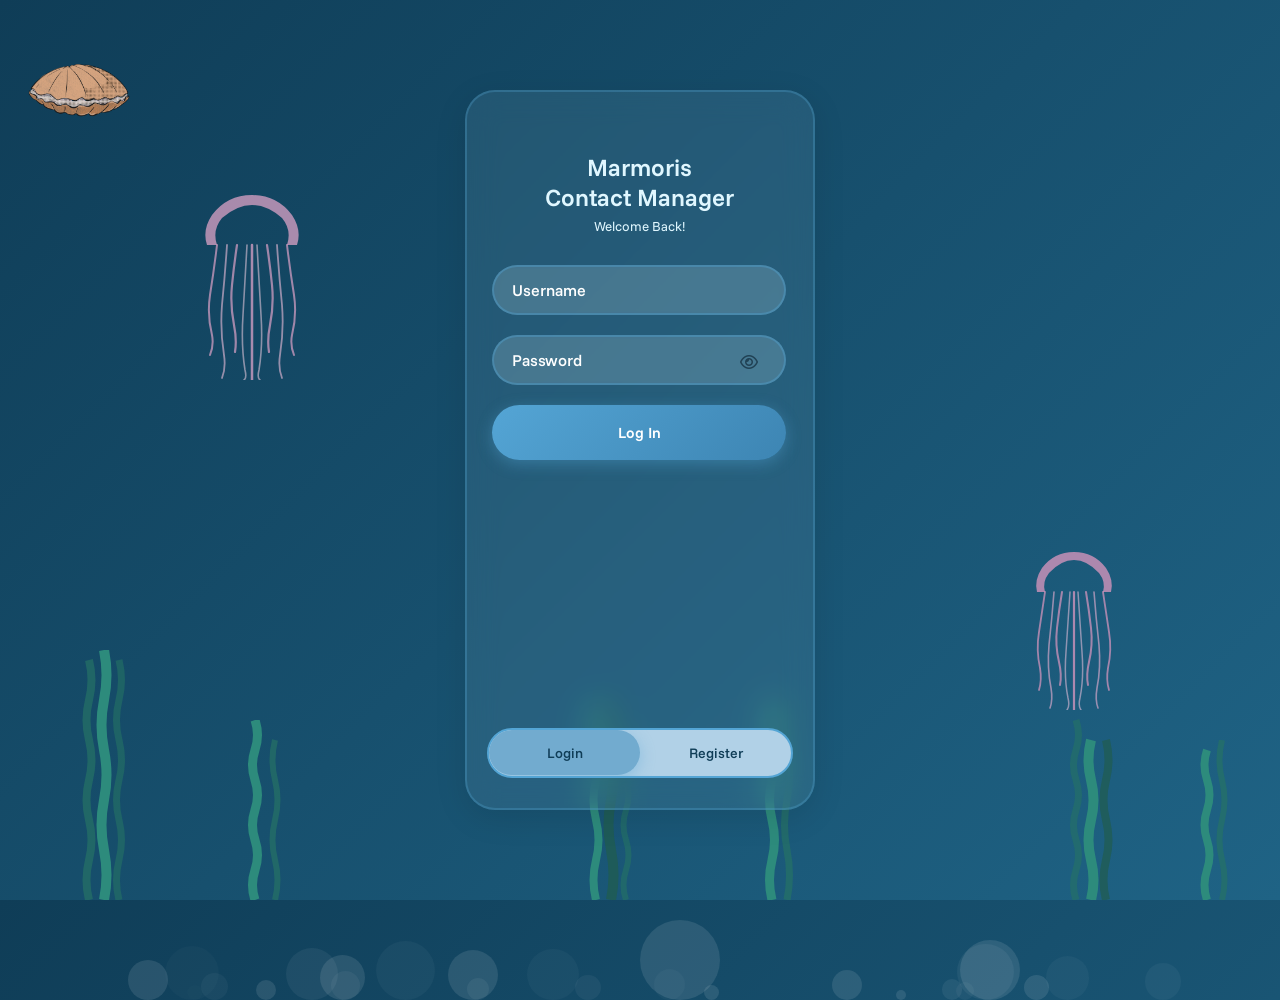
<file: index.html>
<!DOCTYPE html>
<html lang="en">
	<head>
		<meta charset="UTF-8">
        <meta http-equiv="X-UA-Compatible" content="IE=edge"> 
        <meta name="viewport" content="width=device-width, initial-scale=1.0">

		<link href="css/styles.css" rel="stylesheet">	
		<link href="css/animation.css" rel="stylesheet">
		<link rel="stylesheet" href="https://cdnjs.cloudflare.com/ajax/libs/font-awesome/6.4.0/css/all.min.css">
		<title>Login | Marmoris</title>
	</head>
	<section id="loginPage" class="background">
		<div class="bubbles">
            <div class="bubble"></div>
            <div class="bubble"></div>
            <div class="bubble"></div>
            <div class="bubble"></div>
            <div class="bubble"></div>
            <div class="bubble"></div>
            <div class="bubble"></div>
            <div class="bubble"></div>
            <div class="bubble"></div>
            <div class="bubble"></div>
        </div>

        <div class="jellyfish jellyfish1"></div>
        <div class="jellyfish jellyfish2"></div>

        <div class="seaweed seaweed1"></div>
		<div class="seaweed seaweed2"></div>
		<div class="seaweed seaweed3"></div>
		<div class="seaweed seaweed4"></div>
		<div class="seaweed seaweed5"></div>
		<div class="seaweed seaweed6"></div>
	</section>
	<body>
		<div class="clamshell">
			<a href="https://github.com/brittnyn/ContactManager_Group8" target="_blank" class="clamshellContainer">
				<img src="images/shell_closed.png" alt="Closed clamshell" class="image closed">
				<img src="images/shell_open.png" alt="Open clamshell" class="image open">
			</a>
		</div>
		<main>
			<div class="containerDiv" aria-label="Main Container">
				<div class="boxDiv" id="box">
					<div class="formViewpoint">
						<!-- Login Box -->
						<div class="loginBox">
							<div id="boxHeader">
								<h3>
									Marmoris <br>
									Contact Manager
								</h3>
								<small>Welcome Back!</small>
							</div>
							<div id="groupDiv">
								<div class="inputDiv">
									<input type="text" class="inputField" id="loginName" required/>
									<label for="loginName">Username</label>
								</div>
								<div class="inputDiv">
									<input type="password" class="inputField" id="loginPassword" autocomplete="off" required/>
									<label for="loginPassword">Password</label>
								</div>
								<div class="showPassword">
									<div id="eyeDiv">
										<div class="eyeBox" onclick="toggleLoginPassword();" aria-label="Show password" role="button">
											<i class ="fa-regular fa-eye" id="eye"></i>
											<i class ="fa-regular fa-eye-slash" id="eyeSlash"></i>
										</div>
									</div>
								</div>
								<div class="buttonDiv">
									<button type="button" id="loginButton" onclick="doLogin();">Log In</button>
									<span id="loginResult" class="errorMsg"></span>
								</div>
							</div>
						</div>
						<!-- Register Box -->
						<div class="registerBox">
							<div id="boxHeader">
								<h3>Sign Up</h3>
								<small>Thank You for Joining!</small>
							</div>
							<div id="groupDiv">
								<div class="inputDiv">
									<input type="text" class="inputField" id="regFirst" autocomplete="off" required/>
									<label for="regFirst">First Name</label>
								</div>
								<div class="inputDiv">
									<input type="text" class="inputField" id="regLast" autocomplete="off" required/>
									<label for="regLast">Last Name</label>
								</div>
								<div class="inputDiv">
									<input type="text" class="inputField" id="regUser" autocomplete="off" required>
									<label for="regUser">Username</label>
								</div>
								<div class="inputDiv">
									<input type="password" class="inputField" id="regPassword" autocomplete="off" required>
									<label for="regPassword">Password</label>
								</div>
								<div class="showPassword">
									<div id="eyeDiv">
										<div class="eyeBox" onclick="toggleRegPassword();" aria-label="Show password" role="button">
											<i class ="fa-regular fa-eye" id="eye-2"></i>
											<i class ="fa-regular fa-eye-slash" id="eyeSlash-2"></i>
										</div>
									</div>
								</div>
								<div class="inputDiv">
									<input type="password" class="inputField" id="regRepeatPass" autocomplete="off" required>
									<label for="regRepeatPass">Confirm Password</label>
								</div>
								<div class="showPassword">
									<div id="eyeDiv">
										<div class="eyeBox" onclick="toggleRegRepeat();" aria-label="Show password" role="button">
											<i class ="fa-regular fa-eye" id="eye-3"></i>
											<i class ="fa-regular fa-eye-slash" id="eyeSlash-3"></i>
										</div>
									</div>
								</div>
								<div class="buttonDiv">
									<button type="button" id="registerButton" onclick="doRegister();">Register</button>
									<span id="registerResult" class="errorMsg"></span> 
								</div>
							</div>
							<!-- Username Requirements Message -->
							<div id="explanationUser" class="requirementsBox">
								<h3>Username must contain:</h3>
								<p id="userLett" class="invalid"><span class="icon"></span> At least one letter</p>
								<p id="userLen" class="invalid"><span class="icon"></span> 3 to 18 characters</p>
								<h3>Username may contain:</h3>
								<p id="userNum" class="opt"><span class="icon"></span> Numbers</p>
								<p id="userUnd" class="opt"><span class="icon"></span> Underscores</p>
								<p id="userHyp" class="opt"><span class="icon"></span> Hyphens</p>
							</div>
							<!-- Password Requirements Message -->
							<div id="explanationPassword" class="requirementsBox">
								<h3>Password must contain:</h3>
								<p id="passLett" class="invalid"><span class="icon"></span> At least one letter</p>
								<p id="passNum" class="invalid"><span class="icon"></span> At least one number</p>
								<p id="passSymb" class="invalid"><span class="icon"></span> At least one symbol (!@#$%^&*)</p>
								<p id="passLen" class="invalid"><span class="icon"></span> 8 to 32 characters</p>
							</div>
						</div>
					</div>
					<!--Switch between Login and Register Boxes -->
					<div id="switchBox" aria-label="Navigation">
						<button id="loginSwitch" onclick="switchToLogin()">Login</button>
						<button id="registerSwitch" onclick="switchToRegister()">Register</button>
						<div class="activateSwitch" id="switchButton"></div>
					</div>
				</div>
			</div>
		</main>
		<!-- JavaScript Files -->	
		<script type="text/javascript" src="js/md5.js"></script>
		<script type="text/javascript" src="js/code.js"></script>
		<script type="text/javascript" src="js/animation.js"></script>
	</body>
</html>
</file>
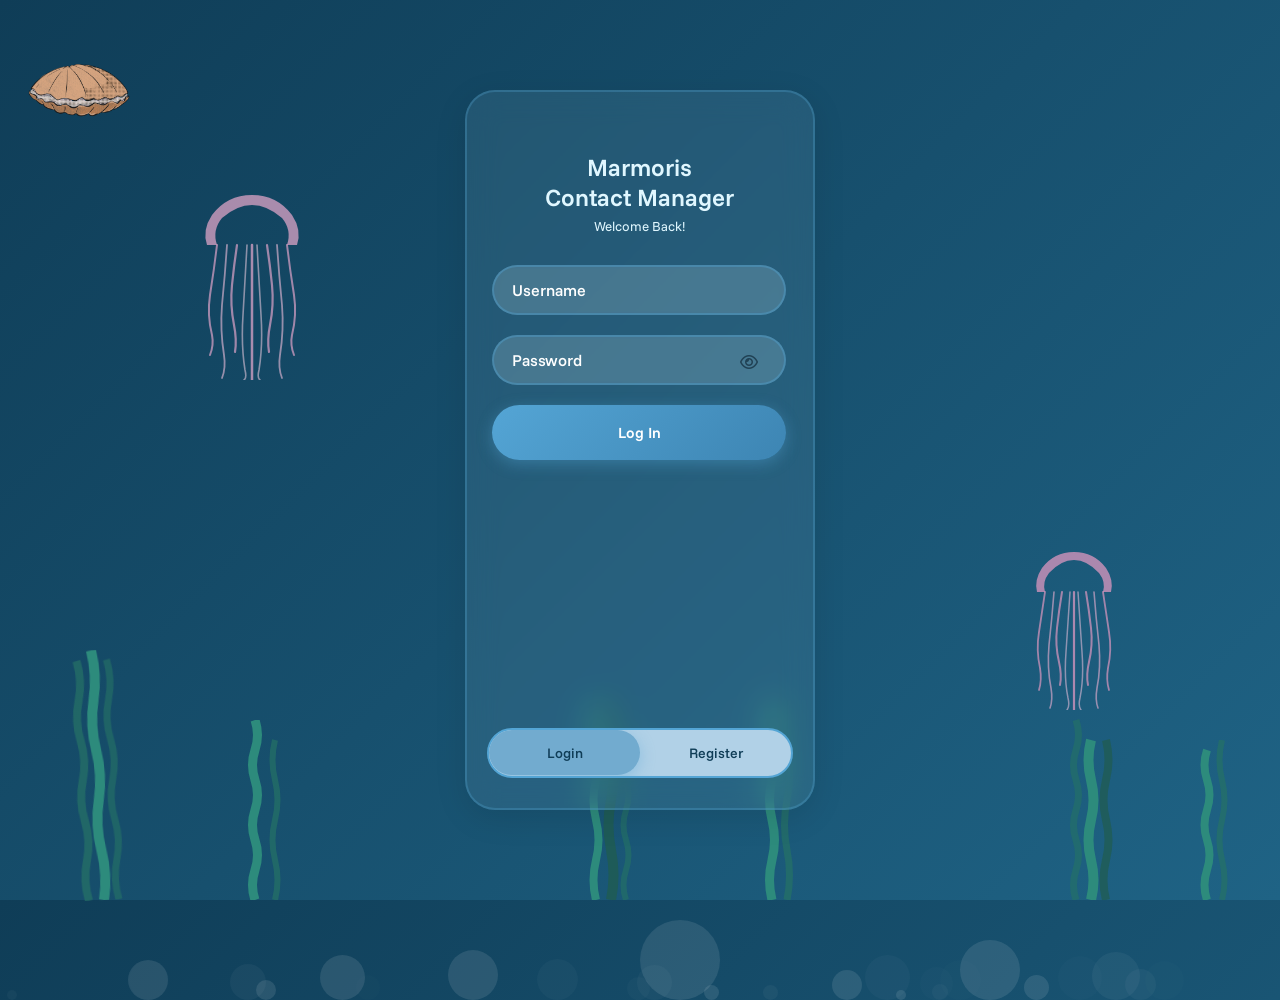
<file: contact.html>
<!DOCTYPE html>
<html lang="en">
<head>
	<meta charset="UTF-8">
	<meta name="viewport" content="width=device-width, initial-scale=1.0">
	<title>Marmoris Contact Manager</title>
	<link href="css/styles.css" rel="stylesheet">
	<link href="css/animation.css" rel="stylesheet">
	<link rel="stylesheet" href="https://cdnjs.cloudflare.com/ajax/libs/font-awesome/6.4.0/css/all.min.css">
	<script src="js/code.js" defer></script>
	<script src="js/animation.js" defer></script>
</head>
<body class="contactPage">
	<!-- Background Animation -->
	<div class="contactBackground" id="contactBackground">
		<div class="bubbles"></div>
	</div>

	<div class="contactWrapper">
		<!-- Header -->
		<header class="contactHeader">
			<div class="headerContent">
				<h1 class="contactTitle">Marmoris Contact Manager</h1>
				<div class="headerActions">
					<span class="userInfo">Welcome, <span id="userName" class="userName">User</span></span>
					<button type="button" class="logoutBtn" onclick="doLogout();">
						<i class="fas fa-sign-out-alt"></i> Log Out
					</button>
				</div>
			</div>
		</header>

		<!-- Main Content -->
		<main class="contactMain">
			<!-- Search Section -->
			<section class="contactCard searchCard">
				<h2><i class="fas fa-search"></i> Find Contacts</h2>
				<div class="searchContainer">
					<input type="text" id="searchText" class="searchInput" placeholder="Search by name, phone, or email..."/>
					<button type="button" class="searchBtn" onclick="searchContacts();">
						<i class="fas fa-search"></i> Search
					</button>
				</div>
			</section>

			<!-- Results Section -->
			<section class="contactCard resultsCard">
				<h2><i class="fas fa-list"></i> Your Contacts</h2>
				<div id="contactResults" class="resultsList"></div>
			</section>

			<!-- Add Contact Section -->
			<section class="contactCard addCard">
				<h2><i class="fas fa-plus-circle"></i> Add New Contact</h2>
				<form class="addForm" onsubmit="event.preventDefault(); addContact();">
					<div class="formGrid">
						<div class="formField">
							<input type="text" id="firstName" class="formInput" placeholder="First Name" required/>
						</div>
						<div class="formField">
							<input type="text" id="lastName" class="formInput" placeholder="Last Name" required/>
						</div>
						<div class="formField">
							<input type="email" id="email" class="formInput" placeholder="Email Address" required oninput="this.setCustomValidity('')"/>
						</div>
						<div class="formField">
							<input type="text" id="phone" class="formInput" placeholder="Phone Number" required inputmode="tel"
								maxlength="14"
								oninput="this.setCustomValidity('')"/>
						</div>
					</div>
					<button type="submit" class="addBtn">
						<i class="fas fa-plus"></i> Add Contact
					</button>
				</form>
			</section>

			<!-- Status Messages -->
			<div id="statusMessages" class="statusContainer">
				<span id="contactAddResult" class="statusMsg"></span>
				<span id="contactEditResult" class="statusMsg"></span>
				<span id="contactDeleteResult" class="statusMsg"></span>
			</div>
		</main>
	</div>

	<!-- Delete Confirmation Modal -->
	<div id="deleteConfirmModal" class="confirmModal" aria-hidden="true">
		<div class="confirmModalCard" role="dialog" aria-modal="true" aria-labelledby="deleteConfirmTitle">
			<h3 id="deleteConfirmTitle">Delete Contact?</h3>
			<p>This action cannot be undone. Are you sure you want to delete this contact?</p>
			<div class="confirmActions">
				<button type="button" class="confirmCancelBtn" onclick="closeDeleteConfirm()">Cancel</button>
				<button type="button" class="confirmDeleteBtn" onclick="confirmDeleteContact()">Delete</button>
			</div>
		</div>
	</div>
<script>
window.onload = function() {
    readCookie();
};
</script>
</body>

</html>
</file>
<file: css/styles.css>
@import url('https://fonts.googleapis.com/css2?family=Funnel+Sans:ital,wght@0,300..800;1,300..800&display=swap');

*
{
    margin: 0;
    padding: 0;
    box-sizing: border-box;
    font-family: "Funnel Sans", sans-serif;
    font-optical-sizing: auto;
}

/* ========== LOGIN PAGE STYLING ========== */
body 
{
    display: flex;
    justify-content: center;
    align-items: center;
    min-height: 100vh;
    background-color: #0f3d57;
    position: relative;
    overflow: hidden;
    background: linear-gradient(135deg, #0f3d57 0%, #1f6385 100%);
}

.container 
{
    display:flex;
    justify-content: center;
    align-items: center;
    min-height: 100vh;
}

.boxDiv
{
    display: flex;
    flex-direction: column;
    width: 350px;
    min-height: 720px;
    height: auto;
    padding: 60px 20px 30px 20px;
    background: rgba(145, 197, 221, 0.12);
    box-shadow: 0 8px 32px rgba(0, 0, 0, 0.1);
    border-radius: 30px;
    backdrop-filter: blur(15px);
    border: 2px solid rgba(84, 165, 213, 0.3);
    transition: min-height 0.6s ease, height 0.6s ease;
    overflow: hidden;
}

.formViewport {
    position: relative;
    width: 100%;
}

.loginBox
{
    position: absolute;
    width: 85%;
    left: 25px;
    transition: .5s ease-in-out;
}

.registerBox
{
    position: absolute;
    width: 85%;
    left: 450px;
    transition: .5s ease-in-out;
}

#boxHeader
{
    text-align: center;
    margin-bottom: 30px;
    color: #e0f7ff;
}

#boxHeader h3
{
    font-size: 24px;
    font-weight: 600;
    margin-bottom: 3px;
}


#groupDiv
{
    width: 100%;
}

.inputField 
{
    width: 100%;
    height: 50px;
    font-size: 15px;
    color: #e0f7ff;
    border-radius: 30px;
    border: 2px solid rgba(84, 165, 213, 0.4);
    padding: 7px 45px 0 25px;
    outline: none;
    background: rgba(255, 255, 255, 0.1);
    backdrop-filter: blur(2px);
    transition: transform 0.3s ease, box-shadow 0.3s ease;
}

.inputField:focus 
{
    transform: scale(1.05);
    border-color: #54a5d5;
    background: rgba(255, 255, 255, 0.15);
    box-shadow: 0 0 15px rgba(84, 165, 213, 0.3)
}

.inputDiv label
{
    position: relative;
    top: -35px;
    left: 20px;
    font-size: 16px;
    font-weight: 500;
    transition: .3s ease-in-out;
    cursor: text;
    color:white;
}

.inputField:focus ~label, .inputField:valid ~label 
{
    top: -50px;
    right: 5px;
    font-size: 10px;
    color: white;
    font-weight: 500;
}

#loginButton, #registerButton
{
    width: 100%;
    padding: 18px 45px;
    background: linear-gradient(135deg, #54a5d5, #3d85b3);
    box-shadow: 0 4px 15px rgba(84, 165, 213, 0.4);
    color: white;
    border: none;
    border-radius: 30px;
    cursor: pointer;
    position: relative;
    font-weight: 600;
    font-size: 15px;
    align-items: center;
    transition: .3s;
}

#loginButton:hover, #registerButton:hover
{
    transform: scale(1.05, 1);
}

.requirementsBox {
    display: none;
    position: relative;
    margin-top: 10px;
    padding: 15px;
    background: rgba(255, 255, 255, 0.05);
    border-radius: 10px;
    border: 1px solid rgba(84, 165, 213, 0.2);
    font-size: 13px;
}

.requirementsBox h3 {
    color: #e0f7ff;
    font-size: 14px;
    margin: 10px 0 8px 0;
    font-weight: 600;
}

.requirementsBox p {
    margin: 6px 0;
    padding-left: 5px;
    display: flex;
    align-items: center;
    transition: color 0.3s ease;
}

.requirementsBox .icon {
    display: inline-block;
    width: 20px;
    margin-right: 8px;
    font-weight: bold;
    transition: color 0.3s ease;
}

.requirementsBox .invalid
{
    color: #ff6b6b;
}
.requirementsBox .invalid .icon {
    color: #ff6b6b;
}

.requirementsBox .invalid .icon::before {
    content: "✗";
}

.requirementsBox .valid {
    color: #51cf66;
}

.requirementsBox .valid .icon {
    color: #51cf66;
}

.requirementsBox .valid .icon::before {
    content: "✓";
}

.requirementsBox .opt {
    color: #ecebeb;
}

.requirementsBox .opt .icon {
    color: #ecebeb;
}

.requirementsBox .opt .icon::before {
    content: "○";
}
#eyeDiv 
{
    position: relative;
    bottom: 43px;
    left: 110px;
    cursor: pointer;
}


.eyeBox
{ 
    display: flex;
    justify-content: center;
    align-items: center;
}

i
{
    position: absolute;
    color: #214255;
    cursor: pointer;
}

#eye, #eye-2, #eye-3
{
    opacity: 1;
}

#eyeSlash, #eyeSlash-2, #eyeSlash-3
{
    opacity: 0;
}

#switchBox
{
    display: flex;
    position: relative;
    margin-top: auto;
    width: 100%;
    height: 50px;
    background:  #B1D1E7;
    backdrop-filter: blur(10px);
    border: 2px solid rgba(84, 165, 213);
    border-radius: 30px;
    cursor: pointer;
    overflow: hidden;
}

#switchBox button
{
    display: flex;
    justify-content: center;
    align-items: center;
    font-size: 14px;
    font-weight: 500;
    color: #0f3d57;
    text-decoration: none;
    width: 50%;
    border-radius: 30px;
    z-index: 10;
    background: none;
    border: none;
}
#switchBox button:hover
{ 
    cursor: pointer;
}

#switchButton
{
    position: absolute;
    left: 0;
    width: 50%;
    height: 45px;
    background: #72ABCF;
    box-shadow: 0 4px 15px rgba(84, 165, 213, 0.4);
    border-radius: 30px;
    transition: .5s;
}

.errorMsg
{
    display: block;
    margin: 15px;
    padding: 5px;
    color: #ff6b6b;
    text-align: center;
    font-size: 14px;
    border-radius: 8px;
    background: rgba(255, 107, 107, 0.1);
}
.errorMsg:empty
{
    display:none;
}
/* ========== CONTACT PAGE STYLING ========== */

body.contactPage {
    display: flex;
    flex-direction: column;
    min-height: 100vh;
    background: linear-gradient(135deg, #0a2540 0%, #1a5a7a 50%, #2d7fa3 100%);
    padding: 0;
    margin: 0;
    overflow-y: auto;
    position: relative;
}

.contactBackground {
    position: fixed;
    top: 0;
    left: 0;
    width: 100%;
    height: 100%;
    z-index: -1;
}

.contactWrapper {
    flex: 1;
    display: flex;
    flex-direction: column;
    max-width: 1100px;
    margin: 0 auto;
    width: 100%;
    padding: 20px;
}

/* Header */
.contactHeader {
    background: rgba(20, 60, 90, 0.85);
    backdrop-filter: blur(10px);
    border-bottom: 3px solid rgba(84, 165, 213, 0.6);
    padding: 25px 30px;
    border-radius: 15px 15px 0 0;
    margin-bottom: 30px;
    box-shadow: 0 8px 32px rgba(0, 0, 0, 0.2);
}

.headerContent {
    display: flex;
    justify-content: space-between;
    align-items: center;
    gap: 20px;
    flex-wrap: wrap;
}

.contactTitle {
    font-size: 28px;
    color: #e0f7ff;
    margin: 0;
    font-weight: 600;
}

.headerActions {
    display: flex;
    align-items: center;
    gap: 20px;
    flex-wrap: wrap;
}

.userInfo {
    color: #a8d8ea;
    font-size: 14px;
    font-weight: 500;
}

.userName {
    color: #54a5d5;
    font-weight: 600;
}

.logoutBtn {
    background: linear-gradient(135deg, #d9534f, #c9302c);
    color: white;
    border: none;
    padding: 10px 18px;
    border-radius: 20px;
    cursor: pointer;
    font-size: 13px;
    font-weight: 500;
    display: flex;
    align-items: center;
    gap: 8px;
    transition: all 0.3s ease;
    box-shadow: 0 4px 15px rgba(217, 83, 79, 0.3);
}

.logoutBtn:hover {
    transform: translateY(-2px);
    box-shadow: 0 6px 20px rgba(217, 83, 79, 0.5);
}

.logoutBtn i {
    position: static;
}

/* Main Content */
.contactMain {
    flex: 1;
    display: grid;
    grid-template-columns: 1fr;
    gap: 25px;
}

/* Contact Card Styling */
.contactCard {
    background: rgba(145, 197, 221, 0.12);
    backdrop-filter: blur(15px);
    border: 2px solid rgba(84, 165, 213, 0.3);
    border-radius: 15px;
    padding: 28px;
    box-shadow: 0 8px 32px rgba(0, 0, 0, 0.1);
    transition: all 0.3s ease;
}

.contactCard:hover {
    border-color: rgba(84, 165, 213, 0.5);
    box-shadow: 0 12px 40px rgba(0, 0, 0, 0.15);
}

.contactCard h2 {
    font-size: 20px;
    color: #e0f7ff;
    margin-bottom: 20px;
    margin-top: 0;
    display: flex;
    align-items: center;
    gap: 12px;
}

.contactCard h2 i {
    position: static;
    color: #54a5d5;
    font-size: 22px;
}

/* Search Card */
.searchContainer {
    display: flex;
    gap: 12px;
    flex-wrap: wrap;
}

.searchInput {
    flex: 1;
    min-width: 200px;
    padding: 12px 18px;
    border: 2px solid rgba(84, 165, 213, 0.4);
    border-radius: 12px;
    background: rgba(255, 255, 255, 0.1);
    color: #e0f7ff;
    font-size: 14px;
    outline: none;
    transition: all 0.3s ease;
    font-family: 'Funnel Sans', sans-serif;
}

.searchInput::placeholder {
    color: rgba(224, 247, 255, 0.6);
}

.searchInput:focus {
    border-color: #54a5d5;
    background: rgba(255, 255, 255, 0.15);
    box-shadow: 0 0 15px rgba(84, 165, 213, 0.3);
}

.searchBtn {
    padding: 12px 25px;
    background: linear-gradient(135deg, #54a5d5, #3d85b3);
    color: white;
    border: none;
    border-radius: 12px;
    cursor: pointer;
    font-weight: 600;
    font-size: 13px;
    display: flex;
    align-items: center;
    gap: 8px;
    transition: all 0.3s ease;
    box-shadow: 0 4px 15px rgba(84, 165, 213, 0.4);
    font-family: 'Funnel Sans', sans-serif;
}

.searchBtn:hover {
    transform: translateY(-2px);
    box-shadow: 0 6px 25px rgba(84, 165, 213, 0.6);
}

.searchBtn i {
    position: static;
}

/* Results */
.resultsList {
    display: grid;
    gap: 15px;
}

/* Contact row starts compact (name only), then expands to show full details. */
.contact-card {
    background: rgba(255, 255, 255, 0.08);
    border: 1px solid rgba(84, 165, 213, 0.3);
    border-radius: 12px;
    padding: 0;
    transition: all 0.3s ease;
    overflow: hidden;
}

.contact-card:hover {
    background: rgba(255, 255, 255, 0.12);
    border-color: rgba(84, 165, 213, 0.6);
}

.contact-card.expanded {
    border-color: rgba(84, 165, 213, 0.7);
    box-shadow: 0 8px 20px rgba(0, 0, 0, 0.15);
}

.contact-summary {
    width: 100%;
    display: flex;
    justify-content: space-between;
    align-items: center;
    border: none;
    background: transparent;
    color: #e0f7ff;
    padding: 14px 18px;
    font-size: 16px;
    font-weight: 600;
    cursor: pointer;
    text-align: left;
}

.contact-summary:hover {
    background: rgba(255, 255, 255, 0.08);
}

.contact-summary-name {
    white-space: nowrap;
    overflow: hidden;
    text-overflow: ellipsis;
}

.contact-summary-icon {
    font-size: 18px;
    color: rgba(224, 247, 255, 0.8);
}

/* Hidden by default; becomes visible when the row is expanded. */
.contact-details {
    display: none;
    padding: 0 18px 16px;
    border-top: 1px solid rgba(84, 165, 213, 0.25);
}

.contact-details.show {
    display: block;
}

.contact-card input {
    width: 100%;
    margin: 8px 0;
    padding: 10px 14px;
    border: 1px solid rgba(84, 165, 213, 0.3);
    border-radius: 8px;
    background: rgba(255, 255, 255, 0.08);
    color: #e0f7ff;
    font-size: 13px;
    font-family: 'Funnel Sans', sans-serif;
    outline: none;
    transition: all 0.3s ease;
}

.contact-card input:focus {
    border-color: #54a5d5;
    background: rgba(255, 255, 255, 0.12);
}

.contact-card input[readonly] {
    opacity: 0.9;
    cursor: default;
}

.contact-card input::placeholder {
    color: rgba(224, 247, 255, 0.5);
}

.actionsTop {
    display: flex;
    justify-content: flex-end;
    margin-top: 8px;
}

.editBtn {
    padding: 9px 16px;
    border: 1px solid rgba(84, 165, 213, 0.6);
    border-radius: 8px;
    background: rgba(84, 165, 213, 0.25);
    color: #e0f7ff;
    font-weight: 600;
    cursor: pointer;
    transition: all 0.25s ease;
}

.editBtn:hover {
    background: rgba(84, 165, 213, 0.4);
}

.actions {
    display: none;
    gap: 10px;
    margin-top: 12px;
}

.actions.show {
    display: flex;
}

.actions button {
    flex: 1;
    padding: 10px 15px;
    border: none;
    border-radius: 8px;
    cursor: pointer;
    font-weight: 600;
    font-size: 12px;
    transition: all 0.3s ease;
    font-family: 'Funnel Sans', sans-serif;
    color: white;
}

.actions button:first-child {
    background: rgba(76, 175, 80, 0.6);
}

.actions button:first-child:hover {
    background: rgba(76, 175, 80, 0.8);
    transform: translateY(-2px);
}

.actions button:last-child {
    background: rgba(217, 83, 79, 0.6);
}

.actions button:last-child:hover {
    background: rgba(217, 83, 79, 0.8);
    transform: translateY(-2px);
}

/* Add Form */
.addForm {
    display: flex;
    flex-direction: column;
    gap: 18px;
}

.formGrid {
    display: grid;
    grid-template-columns: repeat(auto-fit, minmax(180px, 1fr));
    gap: 15px;
}

.formField {
    position: relative;
}

.formInput {
    width: 100%;
    padding: 12px 16px;
    border: 2px solid rgba(84, 165, 213, 0.4);
    border-radius: 10px;
    background: rgba(255, 255, 255, 0.1);
    color: #e0f7ff;
    font-size: 14px;
    outline: none;
    transition: all 0.3s ease;
    font-family: 'Funnel Sans', sans-serif;
}

.formInput::placeholder {
    color: rgba(224, 247, 255, 0.5);
}

.formInput:focus {
    border-color: #54a5d5;
    background: rgba(255, 255, 255, 0.15);
    box-shadow: 0 0 15px rgba(84, 165, 213, 0.3);
}

.addBtn {
    padding: 14px 28px;
    background: linear-gradient(135deg, #54a5d5, #3d85b3);
    color: white;
    border: none;
    border-radius: 12px;
    cursor: pointer;
    font-weight: 600;
    font-size: 15px;
    display: flex;
    align-items: center;
    justify-content: center;
    gap: 10px;
    transition: all 0.3s ease;
    box-shadow: 0 4px 15px rgba(84, 165, 213, 0.4);
    font-family: 'Funnel Sans', sans-serif;
}

.addBtn:hover {
    transform: translateY(-2px);
    box-shadow: 0 6px 25px rgba(84, 165, 213, 0.6);
}

.addBtn i {
    position: static;
}

/* Status Messages */
.statusContainer {
    display: flex;
    flex-direction: column;
    gap: 10px;
}

.statusMsg {
    padding: 14px 18px;
    border-radius: 10px;
    font-weight: 500;
    text-align: center;
    min-height: 20px;
    display: none;
    animation: slideInStatus 0.3s ease-out;
}

.statusMsg:not(:empty) {
    display: block;
}

.statusMsg.success {
    background: rgba(76, 175, 80, 0.3);
    color: #a8d8ea;
    border-left: 4px solid #4caf50;
}

.statusMsg.error {
    background: rgba(217, 83, 79, 0.3);
    color: #ff9999;
    border-left: 4px solid #d9534f;
}

/* Delete confirmation modal */
.confirmModal {
    position: fixed;
    inset: 0;
    display: none;
    align-items: center;
    justify-content: center;
    background: rgba(6, 20, 35, 0.6);
    backdrop-filter: blur(3px);
    z-index: 1000;
    padding: 20px;
}

.confirmModal.show {
    display: flex;
}

.confirmModalCard {
    width: min(460px, 100%);
    background: rgba(20, 60, 90, 0.95);
    border: 1px solid rgba(84, 165, 213, 0.45);
    border-radius: 14px;
    padding: 22px;
    color: #e0f7ff;
    box-shadow: 0 16px 40px rgba(0, 0, 0, 0.35);
}

.confirmModalCard h3 {
    margin-bottom: 8px;
    font-size: 22px;
}

.confirmModalCard p {
    color: rgba(224, 247, 255, 0.88);
    margin-bottom: 18px;
}

.confirmActions {
    display: flex;
    gap: 10px;
}

.confirmActions button {
    flex: 1;
    border: none;
    border-radius: 10px;
    padding: 12px 16px;
    cursor: pointer;
    font-weight: 700;
    color: #fff;
    transition: transform 0.2s ease, filter 0.2s ease;
}

.confirmActions button:hover {
    transform: translateY(-1px);
    filter: brightness(1.08);
}

/* Requested: green cancel button */
.confirmCancelBtn {
    background: #3aa36b;
}

/* Requested: red delete button */
.confirmDeleteBtn {
    background: #cf4b4b;
}

@keyframes slideInStatus {
    from {
        opacity: 0;
        transform: translateY(-10px);
    }
    to {
        opacity: 1;
        transform: translateY(0);
    }
}

/* Responsive Design */
@media (max-width: 768px) {
    .contactWrapper {
        padding: 15px;
    }

    .contactHeader {
        padding: 20px;
    }

    .headerContent {
        flex-direction: column;
        align-items: flex-start;
        gap: 15px;
    }

    .headerActions {
        width: 100%;
        justify-content: space-between;
    }

    .contactTitle {
        font-size: 22px;
    }

    .contactCard {
        padding: 20px;
    }

    .formGrid {
        grid-template-columns: 1fr;
    }

    .searchContainer {
        flex-direction: column;
    }

    .searchInput {
        min-width: 100%;
    }

    .searchBtn {
        width: 100%;
    }
}
</file>
<file: css/animation.css>
.background
{
    z-index: -1;
}
.bubbles
{
    position: absolute;
    width: 100%;
    height: 100%;
    top: 0;
    left: 0;
    z-index: 1;
}

.bubble
{
    position: absolute;
    bottom: -100px;
    background: rgba(255, 255, 255, 0.1);
    border-radius: 50%;
    animation: rise 15s infinite ease-in;
}

.bubble:nth-child(1)
{
    width: 40px;
    height: 40px;
    left: 10%;
    animation-duration: 8s;
}

.bubble:nth-child(2)
{
    width: 20px;
    height: 20px;
    left: 20%;
    animation-duration: 5s;
    animation-delay: 1s;
}

.bubble:nth-child(3)
{
    width: 50px;
    height: 50px;
    left: 35%;
    animation-duration: 7s;
    animation-delay: 2s;
}

.bubble:nth-child(4)
{
    width: 80px;
    height: 80px;
    left: 50%;
    animation-duration: 11s;
    animation-delay: 0s;
}

.bubble:nth-child(5)
{
    width: 15px;
    height: 15px;
    left: 55%;
    animation-duration: 6s;
    animation-delay: 1s;
}

.bubble:nth-child(6)
{
    width: 30px;
    height: 30px;
    left: 65%;
    animation-duration: 8s;
    animation-delay: 3s;
}

.bubble:nth-child(7)
{
    width: 60px;
    height: 60px;
    left: 75%;
    animation-duration: 12s;
    animation-delay: 2s;
}

.bubble:nth-child(8)
{
    width: 25px;
    height: 25px;
    left: 80%;
    animation-duration: 6s;
    animation-delay: 2s;
}

.bubble:nth-child(9)
{
    width: 10px;
    height: 10px;
    left: 70%;
    animation-duration: 5s;
    animation-delay: 1s;
}

.bubble:nth-child(10)
{
    width: 45px;
    height: 45px;
    left: 25%;
    animation-duration: 10s;
    animation-delay: 4s;
}

@keyframes rise
{
    0% 
    {
        bottom: -100px;
        transform: translateX(0);
    }
    50% 
    {
        transform: translateX(100px);
    }
    100% 
    {
        bottom: 100vh;
        transform: translateX(-200px);
    }
}

.jellyfish 
{
    position: absolute;
    z-index: 2;
    opacity: 0.85;
}

.jellyfish1 
{
    width: 120px;
    height: 200px;
    top: 20%;
    left: 15%;
    background: url('data:image/svg+xml;utf8,<svg xmlns="http://www.w3.org/2000/svg" viewBox="0 0 120 200"><path d="M 60 15 Q 35 15 20 35 Q 10 50 15 65 L 25 65 Q 20 50 30 38 Q 45 25 60 25 Q 75 25 90 38 Q 100 50 95 65 L 105 65 Q 110 50 100 35 Q 85 15 60 15 Z" fill="%23ffb3d9" opacity="0.75"/><path d="M 25 65 Q 22 90 18 115 Q 15 135 20 155 Q 22 165 18 175" stroke="%23ffb3d9" stroke-width="2" fill="none" opacity="0.7" stroke-linecap="round"/><path d="M 35 65 Q 33 95 30 125 Q 28 150 32 175 Q 34 188 30 198" stroke="%23ffc8e3" stroke-width="1.8" fill="none" opacity="0.65" stroke-linecap="round"/><path d="M 45 65 Q 42 85 40 105 Q 38 125 42 145 Q 45 160 43 172" stroke="%23ffb3d9" stroke-width="2.2" fill="none" opacity="0.7" stroke-linecap="round"/><path d="M 55 65 Q 53 100 51 135 Q 49 165 53 190 Q 55 198 52 200" stroke="%23ffd9ec" stroke-width="1.6" fill="none" opacity="0.6" stroke-linecap="round"/><path d="M 60 65 Q 60 105 60 145 Q 60 175 60 200" stroke="%23ffb3d9" stroke-width="2.5" fill="none" opacity="0.75" stroke-linecap="round"/><path d="M 65 65 Q 67 100 69 135 Q 71 165 67 190 Q 65 198 68 200" stroke="%23ffd9ec" stroke-width="1.6" fill="none" opacity="0.6" stroke-linecap="round"/><path d="M 75 65 Q 78 85 80 105 Q 82 125 78 145 Q 75 160 77 172" stroke="%23ffb3d9" stroke-width="2.2" fill="none" opacity="0.7" stroke-linecap="round"/><path d="M 85 65 Q 87 95 90 125 Q 92 150 88 175 Q 86 188 90 198" stroke="%23ffc8e3" stroke-width="1.8" fill="none" opacity="0.65" stroke-linecap="round"/><path d="M 95 65 Q 98 90 102 115 Q 105 135 100 155 Q 98 165 102 175" stroke="%23ffb3d9" stroke-width="2" fill="none" opacity="0.7" stroke-linecap="round"/></svg>') no-repeat;
    animation: drift1 18s infinite ease-in-out;
}

.jellyfish2 
{
    width: 100px;
    height: 170px;
    top: 60%;
    left: 80%;
    background: url('data:image/svg+xml;utf8,<svg xmlns="http://www.w3.org/2000/svg" viewBox="0 0 100 170"><path d="M 50 12 Q 30 12 18 28 Q 10 40 13 52 L 21 52 Q 18 42 25 33 Q 37 20 50 20 Q 63 20 75 33 Q 82 42 79 52 L 87 52 Q 90 40 82 28 Q 70 12 50 12 Z" fill="%23ffa3cc" opacity="0.75"/><path d="M 21 52 Q 18 72 15 92 Q 12 110 16 128 Q 18 140 15 150" stroke="%23ffa3cc" stroke-width="1.8" fill="none" opacity="0.7" stroke-linecap="round"/><path d="M 30 52 Q 28 78 25 105 Q 23 128 27 148 Q 29 160 26 168" stroke="%23ffb8db" stroke-width="1.6" fill="none" opacity="0.65" stroke-linecap="round"/><path d="M 38 52 Q 35 70 33 88 Q 31 105 35 122 Q 38 135 36 145" stroke="%23ffa3cc" stroke-width="2" fill="none" opacity="0.7" stroke-linecap="round"/><path d="M 46 52 Q 44 82 42 112 Q 40 138 44 158 Q 46 166 43 170" stroke="%23ffcce6" stroke-width="1.5" fill="none" opacity="0.6" stroke-linecap="round"/><path d="M 50 52 Q 50 87 50 122 Q 50 147 50 170" stroke="%23ffa3cc" stroke-width="2.2" fill="none" opacity="0.75" stroke-linecap="round"/><path d="M 54 52 Q 56 82 58 112 Q 60 138 56 158 Q 54 166 57 170" stroke="%23ffcce6" stroke-width="1.5" fill="none" opacity="0.6" stroke-linecap="round"/><path d="M 62 52 Q 65 70 67 88 Q 69 105 65 122 Q 62 135 64 145" stroke="%23ffa3cc" stroke-width="2" fill="none" opacity="0.7" stroke-linecap="round"/><path d="M 70 52 Q 72 78 75 105 Q 77 128 73 148 Q 71 160 74 168" stroke="%23ffb8db" stroke-width="1.6" fill="none" opacity="0.65" stroke-linecap="round"/><path d="M 79 52 Q 82 72 85 92 Q 88 110 84 128 Q 82 140 85 150" stroke="%23ffa3cc" stroke-width="1.8" fill="none" opacity="0.7" stroke-linecap="round"/></svg>') no-repeat;
    animation: drift2 15s infinite ease-in-out 3s;
}

.jellyfish3 
{
    width: 90px;
    height: 160px;
    top: 40%;
    left: 50%;
    background: url('data:image/svg+xml;utf8,<svg xmlns="http://www.w3.org/2000/svg" viewBox="0 0 90 160"><path d="M 45 10 Q 28 10 16 24 Q 8 35 11 46 L 18 46 Q 15 37 22 29 Q 33 18 45 18 Q 57 18 68 29 Q 75 37 72 46 L 79 46 Q 82 35 74 24 Q 62 10 45 10 Z" fill="%23ff99c2" opacity="0.75"/><path d="M 18 46 Q 15 64 12 82 Q 9 98 13 114 Q 15 125 12 135" stroke="%23ff99c2" stroke-width="1.7" fill="none" opacity="0.7" stroke-linecap="round"/><path d="M 26 46 Q 24 69 21 93 Q 19 113 23 132 Q 25 143 22 152" stroke="%23ffadd5" stroke-width="1.5" fill="none" opacity="0.65" stroke-linecap="round"/><path d="M 33 46 Q 30 62 28 78 Q 26 93 30 108 Q 33 120 31 130" stroke="%23ff99c2" stroke-width="1.9" fill="none" opacity="0.7" stroke-linecap="round"/><path d="M 40 46 Q 38 73 36 100 Q 34 123 38 143 Q 40 152 37 160" stroke="%23ffc2e0" stroke-width="1.4" fill="none" opacity="0.6" stroke-linecap="round"/><path d="M 45 46 Q 45 78 45 110 Q 45 133 45 160" stroke="%23ff99c2" stroke-width="2.1" fill="none" opacity="0.75" stroke-linecap="round"/><path d="M 50 46 Q 52 73 54 100 Q 56 123 52 143 Q 50 152 53 160" stroke="%23ffc2e0" stroke-width="1.4" fill="none" opacity="0.6" stroke-linecap="round"/><path d="M 57 46 Q 60 62 62 78 Q 64 93 60 108 Q 57 120 59 130" stroke="%23ff99c2" stroke-width="1.9" fill="none" opacity="0.7" stroke-linecap="round"/><path d="M 64 46 Q 66 69 69 93 Q 71 113 67 132 Q 65 143 68 152" stroke="%23ffadd5" stroke-width="1.5" fill="none" opacity="0.65" stroke-linecap="round"/><path d="M 72 46 Q 75 64 78 82 Q 81 98 77 114 Q 75 125 78 135" stroke="%23ff99c2" stroke-width="1.7" fill="none" opacity="0.7" stroke-linecap="round"/></svg>') no-repeat;
    animation: drift3 20s infinite ease-in-out 5s;
}

@keyframes drift1 
{
    0%, 100% 
    {
        transform: translateY(0) translateX(0) rotate(0deg);
    }
    25% 
    {
        transform: translateY(-30px) translateX(15px) rotate(2deg);
    }
    50% 
    {
        transform: translateY(-10px) translateX(25px) rotate(-1deg);
    }
    75% 
    {
        transform: translateY(20px) translateX(10px) rotate(1deg);
    }
}

@keyframes drift2 
{
    0%, 100% 
    {
        transform: translateY(0) translateX(0) rotate(0deg);
    }
    30% 
    {
        transform: translateY(25px) translateX(-20px) rotate(-2deg);
    }
    60% 
    {
        transform: translateY(-15px) translateX(-30px) rotate(1deg);
    }
    80% 
    {
        transform: translateY(10px) translateX(-10px) rotate(-1deg);
    }
}

@keyframes drift3 
{
    0%, 100% 
    {
        transform: translateY(0) translateX(0) rotate(0deg);
    }
    20% 
    {
        transform: translateY(-20px) translateX(-15px) rotate(1deg);
    }
    55% 
    {
        transform: translateY(15px) translateX(10px) rotate(-2deg);
    }
    85% 
    {
        transform: translateY(-5px) translateX(-5px) rotate(1deg);
    }
}

.seaweed 
{
    position: absolute;
    bottom: 0;
    z-index: 2;
    transform-origin: bottom center;
}

/* Left side cluster */
.seaweed1 
{
    width: 80px;
    height: 250px;
    left: 5%;
    background-image: url('data:image/svg+xml;utf8,<svg xmlns="http://www.w3.org/2000/svg" viewBox="0 0 80 250"><g><path d="M25,250 Q20,230 25,210 T25,170 T25,130 T25,90 T25,50 T25,10" fill="none" stroke="%23267365" stroke-width="8" opacity="0.7"/><path d="M40,250 Q45,225 40,200 T40,150 T40,100 T40,50 T40,0" fill="none" stroke="%232d8b7c" stroke-width="10"/><path d="M55,250 Q50,230 55,210 T55,170 T55,130 T55,90 T55,50 T55,10" fill="none" stroke="%23267365" stroke-width="7" opacity="0.6"/></g></svg>');
    animation: sway1 6s infinite ease-in-out;
}

.seaweed2 
{
    width: 70px;
    height: 180px;
    left: 18%;
    background-image: url('data:image/svg+xml;utf8,<svg xmlns="http://www.w3.org/2000/svg" viewBox="0 0 70 180"><g><path d="M25,180 Q20,165 25,150 T25,120 T25,90 T25,60 T25,30 T25,0" fill="none" stroke="%232d8b7c" stroke-width="9"/><path d="M45,180 Q50,160 45,140 T45,100 T45,60 T45,20" fill="none" stroke="%23267365" stroke-width="6" opacity="0.7"/></g></svg>');
    animation: sway2 7s infinite ease-in-out 0.8s;
}

/* Middle cluster */
.seaweed3 
{
    width: 65px;
    height: 200px;
    left: 45%;
    background-image: url('data:image/svg+xml;utf8,<svg xmlns="http://www.w3.org/2000/svg" viewBox="0 0 65 200"><g><path d="M20,200 Q15,180 20,160 T20,120 T20,80 T20,40 T20,0" fill="none" stroke="%232d8b7c" stroke-width="8"/><path d="M35,200 Q40,175 35,150 T35,100 T35,50 T35,0" fill="none" stroke="%23205d52" stroke-width="10" opacity="0.8"/><path d="M50,200 Q45,185 50,170 T50,140 T50,110 T50,80 T50,50 T50,20" fill="none" stroke="%23267365" stroke-width="6" opacity="0.6"/></g></svg>');
    animation: sway3 5.5s infinite ease-in-out 1.2s;
}

.seaweed4 
{
    width: 60px;
    height: 220px;
    left: 58%;
    background-image: url('data:image/svg+xml;utf8,<svg xmlns="http://www.w3.org/2000/svg" viewBox="0 0 60 220"><g><path d="M30,220 Q25,200 30,180 T30,140 T30,100 T30,60 T30,20" fill="none" stroke="%232d8b7c" stroke-width="9"/><path d="M45,220 Q50,195 45,170 T45,120 T45,70 T45,20" fill="none" stroke="%23267365" stroke-width="7" opacity="0.7"/></g></svg>');
    animation: sway4 6.5s infinite ease-in-out 0.3s;
}

/* Right side cluster */
.seaweed5 
{
    width: 75px;
    height: 190px;
    right: 12%;
    background-image: url('data:image/svg+xml;utf8,<svg xmlns="http://www.w3.org/2000/svg" viewBox="0 0 75 190"><g><path d="M25,190 Q20,175 25,160 T25,130 T25,100 T25,70 T25,40 T25,10" fill="none" stroke="%23267365" stroke-width="7" opacity="0.6"/><path d="M40,190 Q45,170 40,150 T40,110 T40,70 T40,30" fill="none" stroke="%232d8b7c" stroke-width="10"/><path d="M55,190 Q50,170 55,150 T55,110 T55,70 T55,30" fill="none" stroke="%23205d52" stroke-width="8" opacity="0.75"/></g></svg>');
    animation: sway5 7.5s infinite ease-in-out 1.5s;
}

.seaweed6 
{
    width: 55px;
    height: 160px;
    right: 3%;
    background-image: url('data:image/svg+xml;utf8,<svg xmlns="http://www.w3.org/2000/svg" viewBox="0 0 55 160"><g><path d="M20,160 Q15,145 20,130 T20,100 T20,70 T20,40 T20,10" fill="none" stroke="%232d8b7c" stroke-width="8"/><path d="M35,160 Q40,140 35,120 T35,80 T35,40 T35,0" fill="none" stroke="%23267365" stroke-width="6" opacity="0.7"/></g></svg>');
    animation: sway6 6.8s infinite ease-in-out 0.5s;
}

/* Animation keyframes */
@keyframes sway1 
{
    0%, 100% { transform: rotate(-3deg); }
    50% { transform: rotate(3deg); }
}

@keyframes sway2 
{
    0%, 100% { transform: rotate(2deg); }
    50% { transform: rotate(-4deg); }
}

@keyframes sway3 
{
    0%, 100% { transform: rotate(-2deg); }
    50% { transform: rotate(4deg); }
}

@keyframes sway4 
{
    0%, 100% { transform: rotate(3deg); }
    50% { transform: rotate(-3deg); }
}

@keyframes sway5 
{
    0%, 100% { transform: rotate(-4deg); }
    50% { transform: rotate(2deg); }
}

@keyframes sway6 
{
    0%, 100% { transform: rotate(2deg); }
    50% { transform: rotate(-3deg); }
}

.clamshellContainer
{   
    display: inline-block;
    position: absolute;
    top: 0px;
    left: 0px;
    cursor: pointer;
}

.image
{
    display: block;
    width: 150px;
    height: auto;
}

.closed 
{
    opacity: 1;
    transition: opacity 0.3s;
}

.open 
{
    opacity: 0;
    position: absolute;
    top: 0;
    left: 0;
    transition: opacity 0.3s;
}

.clamshellContainer:hover .closed 
{
    opacity: 0;
}

.clamshellContainer:hover .open 
{
    opacity: 1;
}
</file>
